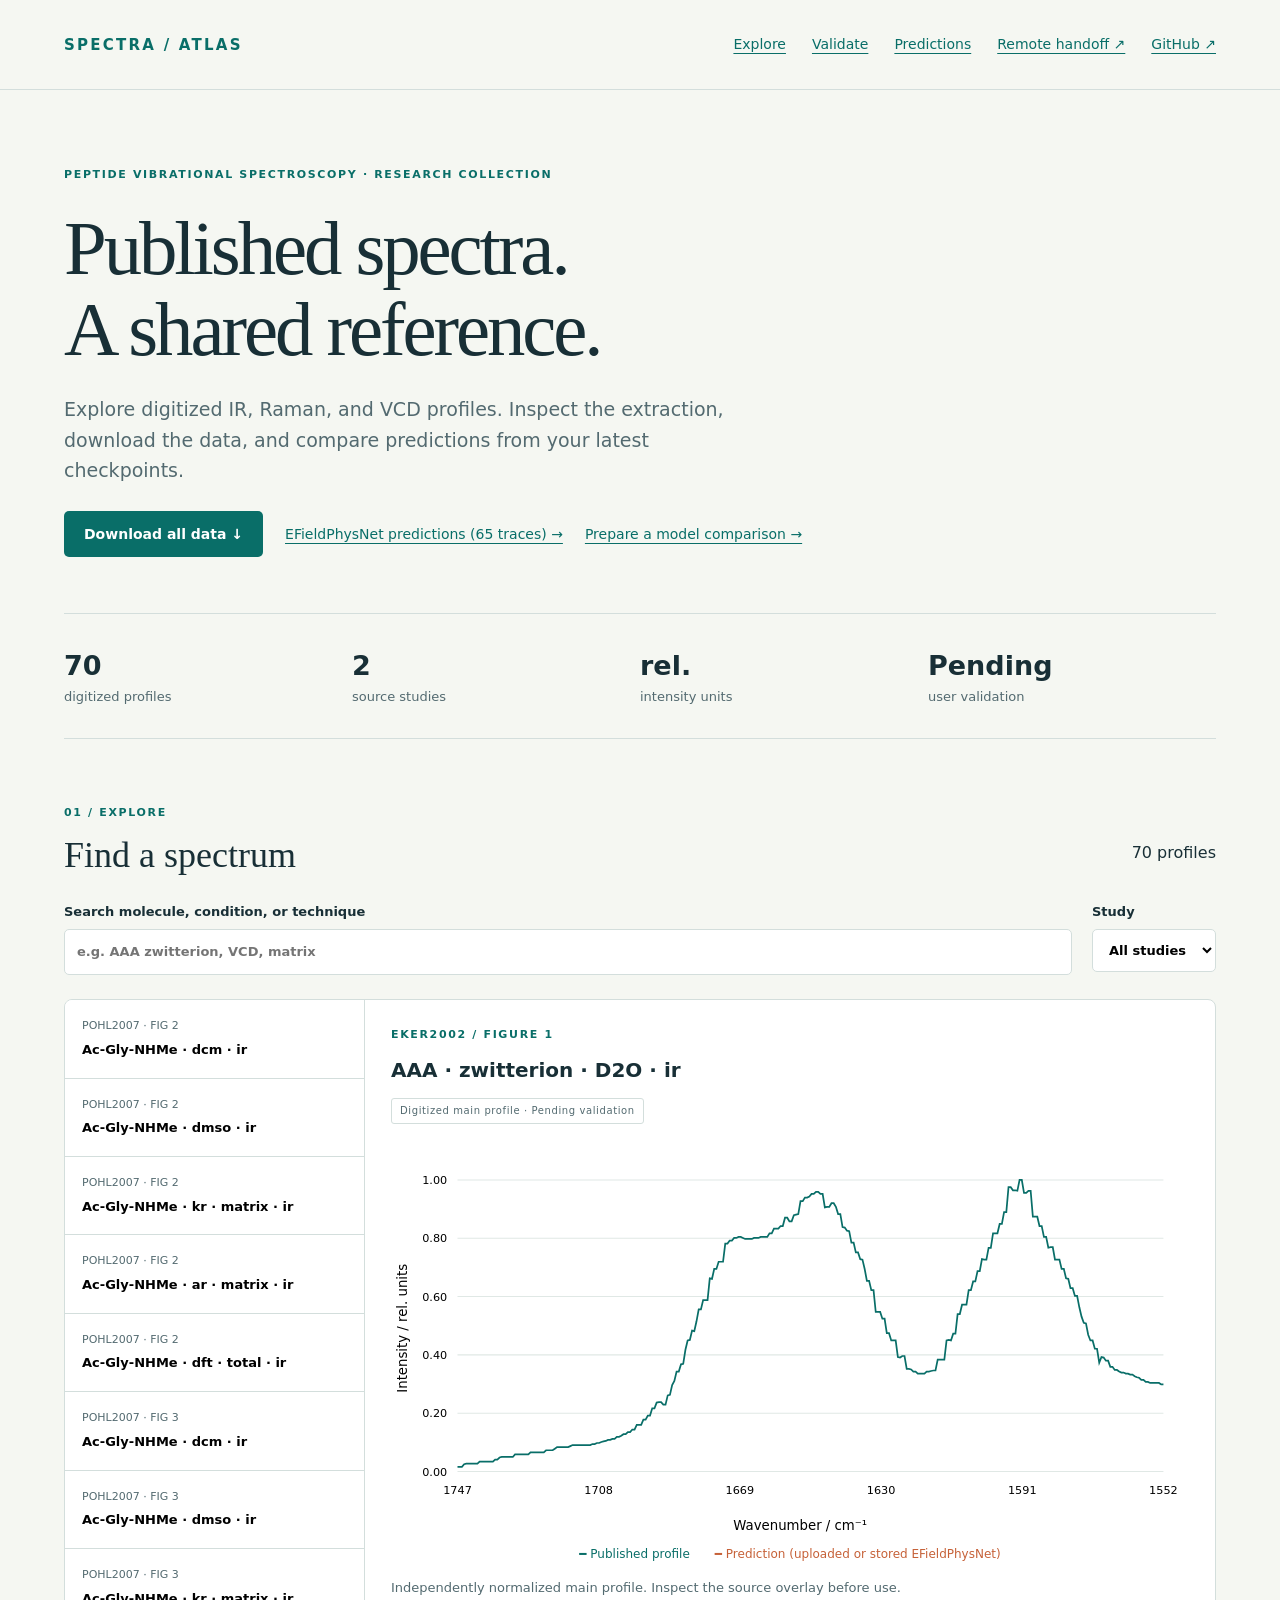
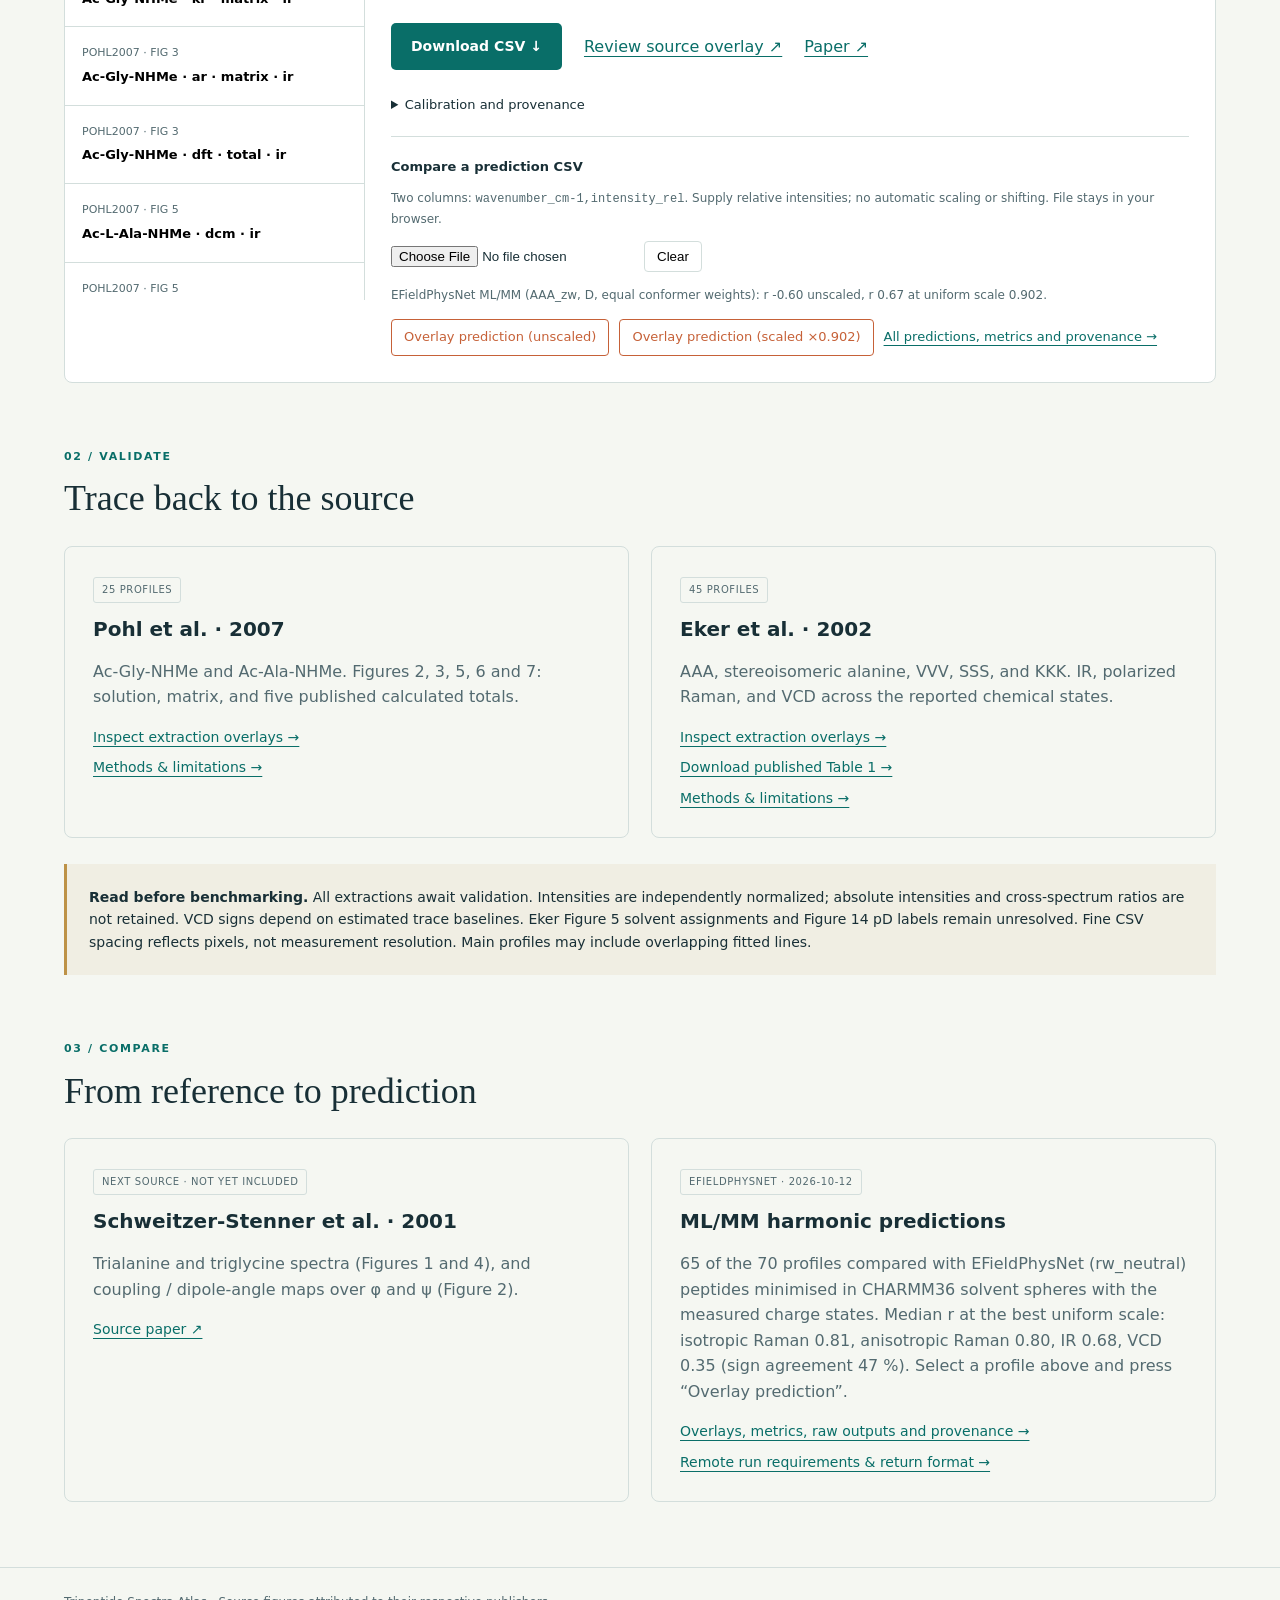
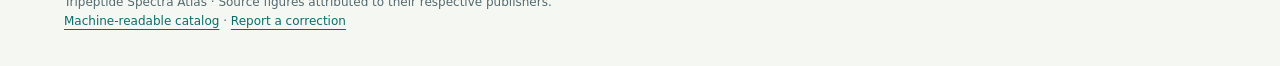
<file: docs/index.html>
<!doctype html><html lang="en"><head><meta charset="utf-8"><meta name="viewport" content="width=device-width,initial-scale=1"><title>Tripeptide Spectra Atlas</title><link rel="stylesheet" href="style.css"></head><body><header><a class="brand" href="./">SPECTRA / ATLAS</a><nav><a href="#explore">Explore</a><a href="#review">Validate</a><a href="results.html">Predictions</a><a href="REMOTE_HANDOFF.md">Remote handoff ↗</a><a href="https://github.com/EricBoittier/tripeptide-spectra-atlas">GitHub ↗</a></nav></header><main><section class="hero"><div class="eyebrow">PEPTIDE VIBRATIONAL SPECTROSCOPY · RESEARCH COLLECTION</div><h1>Published spectra.<br>A shared reference.</h1><p class="intro">Explore digitized IR, Raman, and VCD profiles. Inspect the extraction, download the data, and compare predictions from your latest checkpoints.</p><div class="actions"><a class="button" href="spectra-data.zip" download>Download all data ↓</a><a class="secondary" href="results.html">EFieldPhysNet predictions (65 traces) →</a><a class="secondary" href="REMOTE_HANDOFF.md">Prepare a model comparison →</a></div><div class="stats"><div><strong>70</strong>digitized profiles</div><div><strong>2</strong>source studies</div><div><strong>rel.</strong>intensity units</div><div><strong>Pending</strong>user validation</div></div></section><section id="explore"><div class="section-head"><div><div class="eyebrow">01 / EXPLORE</div><h2>Find a spectrum</h2></div><span id="count" aria-live="polite"></span></div><div class="filters"><label>Search molecule, condition, or technique<input id="search" type="search" placeholder="e.g. AAA zwitterion, VCD, matrix"></label><label>Study<select id="study"><option value="">All studies</option><option value="eker2002">Eker 2002</option><option value="pohl2007">Pohl 2007</option></select></label></div><div class="workspace"><div class="results" id="results" role="list" aria-label="Spectra"></div><article class="viewer"><div class="eyebrow" id="source"></div><h3 id="title">Loading spectra…</h3><span class="badge" id="kind"></span><svg id="plot" viewBox="0 0 780 390" role="img" aria-label="Spectrum in relative intensity units"></svg><div class="legend"><span>━ Published profile</span><span class="prediction">━ Prediction (uploaded or stored EFieldPhysNet)</span></div><p id="notes"></p><div class="actions"><a id="csv" class="button" download>Download CSV ↓</a><a id="reviewlink">Review source overlay ↗</a><a id="doi">Paper ↗</a></div><details><summary>Calibration and provenance</summary><pre id="metadata"></pre></details><div class="upload"><label for="prediction">Compare a prediction CSV</label><p>Two columns: <code>wavenumber_cm-1,intensity_rel</code>. Supply relative intensities; no automatic scaling or shifting. File stays in your browser.</p><input type="file" id="prediction" accept=".csv"><button id="clear" type="button">Clear</button><p id="uploadstatus" role="status"></p><div id="modelpred" class="modelpred"></div></div></article></div></section><section id="review"><div class="eyebrow">02 / VALIDATE</div><h2>Trace back to the source</h2><div class="cards"><article><span class="badge">25 PROFILES</span><h3>Pohl et al. · 2007</h3><p>Ac-Gly-NHMe and Ac-Ala-NHMe. Figures 2, 3, 5, 6 and 7: solution, matrix, and five published calculated totals.</p><a href="data/pohl2007/review.html">Inspect extraction overlays →</a><a href="data/pohl2007/README.md">Methods & limitations →</a></article><article><span class="badge">45 PROFILES</span><h3>Eker et al. · 2002</h3><p>AAA, stereoisomeric alanine, VVV, SSS, and KKK. IR, polarized Raman, and VCD across the reported chemical states.</p><a href="data/eker2002/review.html">Inspect extraction overlays →</a><a href="data/eker2002/table1_published_parameters.csv">Download published Table 1 →</a><a href="data/eker2002/README.md">Methods & limitations →</a></article></div><aside><strong>Read before benchmarking.</strong> All extractions await validation. Intensities are independently normalized; absolute intensities and cross-spectrum ratios are not retained. VCD signs depend on estimated trace baselines. Eker Figure 5 solvent assignments and Figure 14 pD labels remain unresolved. Fine CSV spacing reflects pixels, not measurement resolution. Main profiles may include overlapping fitted lines.</aside></section><section><div class="eyebrow">03 / COMPARE</div><h2>From reference to prediction</h2><div class="cards"><article><span class="badge">NEXT SOURCE · NOT YET INCLUDED</span><h3>Schweitzer-Stenner et al. · 2001</h3><p>Trialanine and triglycine spectra (Figures 1 and 4), and coupling / dipole-angle maps over φ and ψ (Figure 2).</p><a href="https://doi.org/10.1021/ja016202s">Source paper ↗</a></article><article><span class="badge">EFIELDPHYSNET · 2026-10-12</span><h3>ML/MM harmonic predictions</h3><p>65 of the 70 profiles compared with EFieldPhysNet (rw_neutral) peptides minimised in CHARMM36 solvent spheres with the measured charge states. Median r at the best uniform scale: isotropic Raman 0.81, anisotropic Raman 0.80, IR 0.68, VCD 0.35 (sign agreement 47 %). Select a profile above and press “Overlay prediction”.</p><a href="results.html">Overlays, metrics, raw outputs and provenance →</a><a href="REMOTE_HANDOFF.md">Remote run requirements & return format →</a></article></div></section></main><footer>Tripeptide Spectra Atlas · Source figures attributed to their respective publishers.<br><a href="catalog.json">Machine-readable catalog</a> · <a href="https://github.com/EricBoittier/tripeptide-spectra-atlas/issues">Report a correction</a></footer><script src="app.js"></script></body></html>
</file>
<file: docs/style.css>
:root{--ink:#182f36;--muted:#536a70;--line:#d3dedc;--paper:#f5f7f2;--teal:#096e68;--orange:#c66138}*{box-sizing:border-box}html{scroll-behavior:smooth}body{margin:0;background:var(--paper);color:var(--ink);font:16px/1.6 system-ui,sans-serif}header,main,footer{max-width:1380px;margin:auto;padding:0 5%}header{display:flex;align-items:center;justify-content:space-between;min-height:90px;border-bottom:1px solid var(--line);gap:20px}a{color:var(--teal);text-underline-offset:4px}.brand{font-size:15px;letter-spacing:.15em;text-decoration:none;font-weight:800}nav{display:flex;gap:26px;font-size:14px}.hero{padding:76px 0 0}.eyebrow{font-size:11px;font-weight:750;letter-spacing:.15em;color:var(--teal)}h1{font:clamp(42px,6vw,78px)/1.06 Georgia,serif;letter-spacing:-.04em;margin:24px 0}h2{font:36px/1.2 Georgia,serif;margin:12px 0 25px}h3{font-size:20px;line-height:1.4;margin:12px 0}.intro{max-width:660px;font-size:19px;color:var(--muted)}.actions{display:flex;align-items:center;gap:22px;flex-wrap:wrap;margin:25px 0}.button{display:inline-block;padding:12px 20px;background:var(--teal);color:white;text-decoration:none;border-radius:5px;font-weight:600;font-size:14px}.secondary{font-size:14px}.stats{display:grid;grid-template-columns:repeat(4,1fr);padding:30px 0;border-block:1px solid var(--line);margin-top:56px}.stats div{font-size:13px;color:var(--muted)}.stats strong{display:block;font-size:27px;color:var(--ink);font-weight:550}section{padding-top:65px}.section-head{display:flex;justify-content:space-between;align-items:center}.filters{display:flex;gap:20px;margin:0 0 24px}.filters label:first-child{flex:1}label{font-size:13px;font-weight:650;display:block}input[type=search],select{display:block;width:100%;padding:12px;background:white;border:1px solid var(--line);border-radius:5px;font:inherit;margin-top:6px}.workspace{display:grid;grid-template-columns:300px minmax(0,1fr);border:1px solid var(--line);background:white;border-radius:8px;overflow:hidden}.results{max-height:900px;overflow:auto;border-right:1px solid var(--line)}.result{display:block;width:100%;text-align:left;padding:17px;border:0;border-bottom:1px solid var(--line);background:white;font:inherit;cursor:pointer}.result small{display:block;color:var(--muted);font-size:11px;margin-bottom:5px}.result strong{display:block;font-size:13px;overflow-wrap:anywhere}.result[aria-current=true]{background:#e4f1ea;box-shadow:inset 4px 0 var(--teal)}.viewer{padding:26px;min-width:0}#plot{width:100%;height:auto;margin-top:15px}.badge{display:inline-block;font-size:10px;letter-spacing:.06em;border:1px solid var(--line);border-radius:3px;padding:4px 8px;color:var(--muted)}.legend{display:flex;gap:25px;justify-content:center;font-size:12px;color:var(--teal)}.prediction{color:var(--orange)}#notes{font-size:13px;color:var(--muted)}pre{font-size:11px;overflow:auto;max-height:220px;white-space:pre-wrap}summary{cursor:pointer;font-size:13px}.upload{border-top:1px solid var(--line);margin-top:20px;padding-top:20px}.upload p{font-size:12px;color:var(--muted)}button{cursor:pointer}#clear{padding:7px 12px;border:1px solid var(--line);background:white;border-radius:4px}.cards{display:grid;grid-template-columns:1fr 1fr;gap:22px}.cards article{padding:28px;border:1px solid var(--line);border-radius:8px}.cards p{color:var(--muted)}.cards a{display:block;font-size:14px;margin-top:8px}aside{margin-top:26px;padding:22px;border-left:3px solid #bd9247;background:#f0eee3;font-size:14px}footer{margin-top:65px;padding-top:25px;padding-bottom:35px;border-top:1px solid var(--line);font-size:12px;color:var(--muted)}:focus-visible{outline:3px solid #d08634;outline-offset:3px}@media(max-width:800px){header{align-items:flex-start;padding-top:20px;padding-bottom:20px;flex-direction:column}nav{gap:14px;flex-wrap:wrap}.workspace,.cards{grid-template-columns:1fr}.results{max-height:240px;border-right:0;border-bottom:1px solid var(--line)}.viewer{padding:18px}.stats{grid-template-columns:1fr 1fr;gap:20px}.filters{flex-direction:column}.hero{padding-top:40px}h2{font-size:29px}input[type=file]{max-width:100%}}

.modelpred{margin-top:14px;display:flex;flex-wrap:wrap;gap:10px;align-items:center}.modelpred p{width:100%;margin:0 0 4px}.modelpred .pred{padding:7px 12px;border:1px solid var(--orange);color:var(--orange);background:white;border-radius:4px;font:inherit;font-size:13px}.modelpred a{font-size:13px}
</file>
